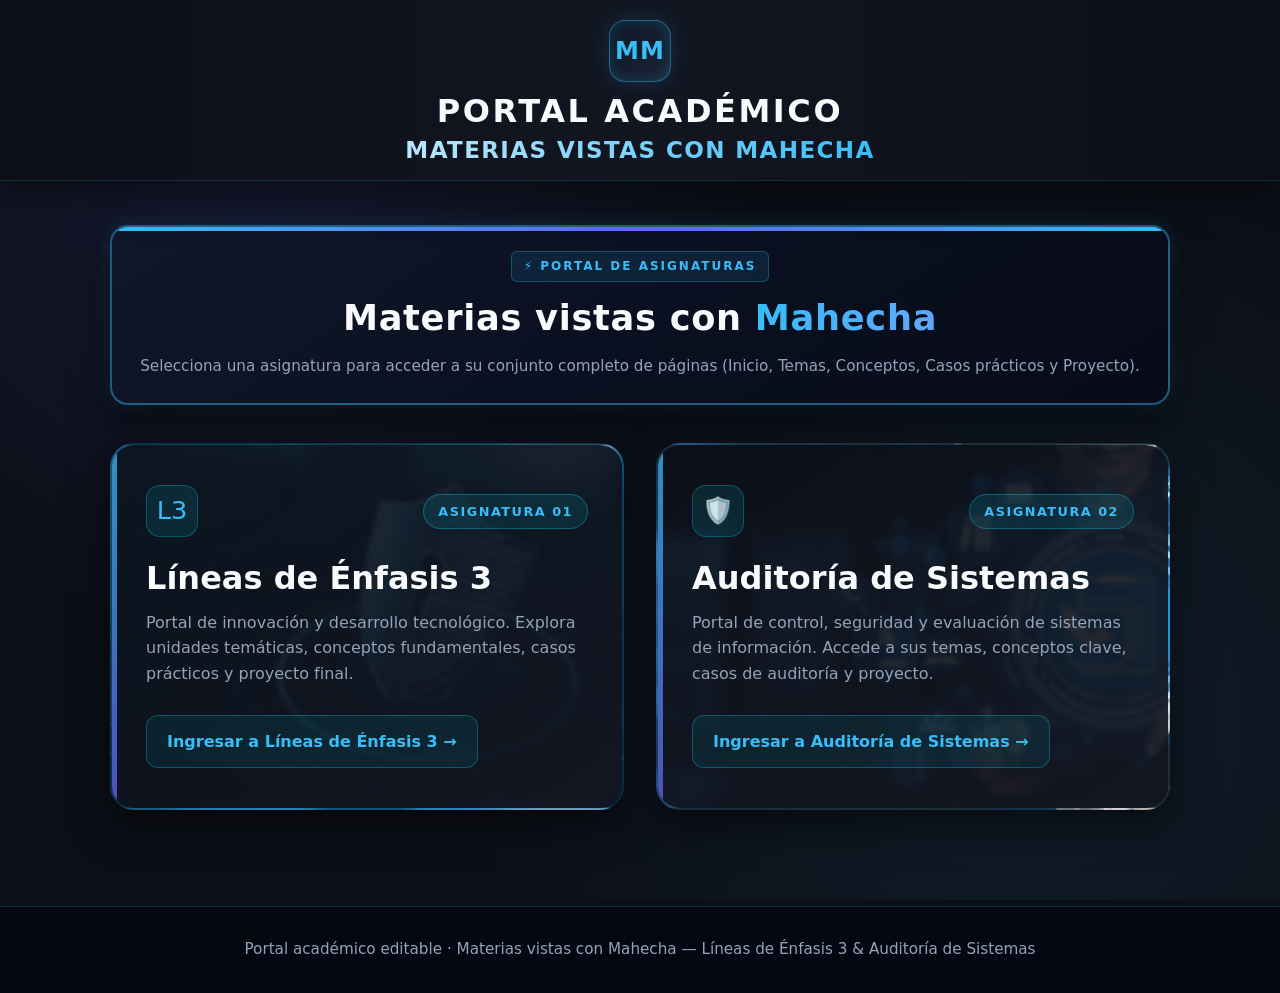
<file: index.html>
<!DOCTYPE html>
<html lang="es">
<head>
    <meta charset="utf-8">
    <meta name="viewport" content="width=device-width, initial-scale=1">
    <title>Materias vistas con Mahecha — Portal Académico</title>
    <link rel="stylesheet" href="css/estilos.css">
</head>
<body>
    <header class="site-header">
        <div class="header-inner">
            <a href="index.html" class="brand-row">
                <div class="brand-mark">MM</div>
                <div class="brand-text">
                    <div class="brand-title">PORTAL ACADÉMICO</div>
                    <div class="brand-subtitle-main">MATERIAS VISTAS CON MAHECHA</div>
                </div>
            </a>
        </div>
    </header>

    <main>
        <div class="portal-wrapper">
            <!-- Recuadro Superior del Título (según boceto) -->
            <section class="portal-title-box">
                <span class="eyebrow">⚡ Portal de Asignaturas</span>
                <h1>Materias vistas con <span>Mahecha</span></h1>
                <p>Selecciona una asignatura para acceder a su conjunto completo de páginas (Inicio, Temas, Conceptos, Casos prácticos y Proyecto).</p>
            </section>

            <!-- Dos Botones / Tarjetas Grandes (según boceto) -->
            <section class="portal-subjects-grid">
                <!-- Botón Izquierdo: Líneas de Énfasis 3 -->
                <a href="linea-enfasis-3/index.html" class="subject-card-btn card-enfasis">
                    <div class="card-bg-overlay"></div>
                    <div style="position: relative; z-index: 2;">
                        <div class="subject-card-top">
                            <div class="card-icon" style="margin-bottom: 0;">L3</div>
                            <span class="subject-badge">Asignatura 01</span>
                        </div>
                        <div class="subject-card-body">
                            <h2>Líneas de Énfasis 3</h2>
                            <p>Portal de innovación y desarrollo tecnológico. Explora unidades temáticas, conceptos fundamentales, casos prácticos y proyecto final.</p>
                        </div>
                    </div>
                    <div class="subject-card-footer" style="position: relative; z-index: 2;">
                        Ingresar a Líneas de Énfasis 3 →
                    </div>
                </a>

                <!-- Botón Derecho: Auditoría de Sistemas -->
                <a href="auditoria-sistemas/index.html" class="subject-card-btn card-auditoria">
                    <div class="card-bg-overlay"></div>
                    <div style="position: relative; z-index: 2;">
                        <div class="subject-card-top">
                            <div class="card-icon" style="margin-bottom: 0;">🛡️</div>
                            <span class="subject-badge">Asignatura 02</span>
                        </div>
                        <div class="subject-card-body">
                            <h2>Auditoría de Sistemas</h2>
                            <p>Portal de control, seguridad y evaluación de sistemas de información. Accede a sus temas, conceptos clave, casos de auditoría y proyecto.</p>
                        </div>
                    </div>
                    <div class="subject-card-footer" style="position: relative; z-index: 2;">
                        Ingresar a Auditoría de Sistemas →
                    </div>
                </a>
            </section>
        </div>
    </main>

    <footer class="site-footer">
        Portal académico editable · Materias vistas con Mahecha — Líneas de Énfasis 3 &amp; Auditoría de Sistemas
    </footer>
</body>
</html>
</file>
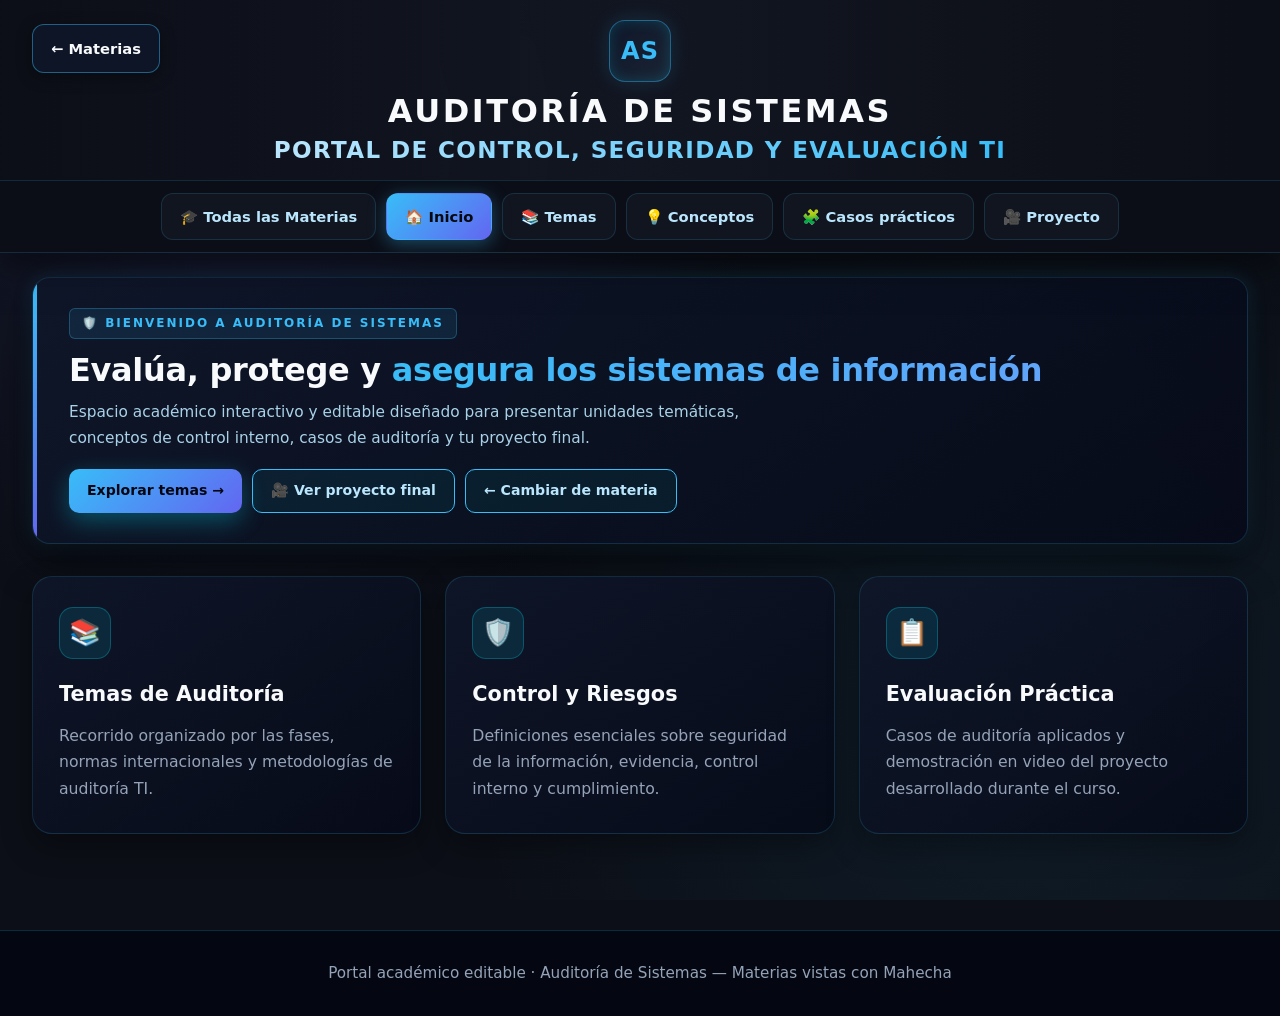
<file: auditoria-sistemas/index.html>
<!DOCTYPE html>
<html lang="es">
<head>
    <meta charset="utf-8">
    <meta name="viewport" content="width=device-width, initial-scale=1">
    <title>Inicio | Auditoría de Sistemas — Portal de Control y Seguridad TI</title>
    <link rel="stylesheet" href="../css/estilos.css">
</head>
<body>
    <header class="site-header">
        <div class="header-inner">
            <div class="header-left">
                <a href="../index.html" class="home-btn">← Materias</a>
            </div>

            <a href="index.html" class="brand-row">
                <div class="brand-mark">AS</div>
                <div class="brand-text">
                    <div class="brand-title">AUDITORÍA DE SISTEMAS</div>
                    <div class="brand-subtitle-main">PORTAL DE CONTROL, SEGURIDAD Y EVALUACIÓN TI</div>
                </div>
            </a>
        </div>

        <div class="nav-wrap">
            <nav class="navbar">
                <a href="../index.html">🎓 Todas las Materias</a>
                <a href="index.html" aria-current="page">🏠 Inicio</a>
                <a href="temas.html">📚 Temas</a>
                <a href="conceptos.html">💡 Conceptos</a>
                <a href="casos-practicos.html">🧩 Casos prácticos</a>
                <a href="proyecto.html">🎥 Proyecto</a>
            </nav>
        </div>
    </header>

    <main>
        <section class="hero">
            <div class="hero-content">
                <div class="hero-top-bar">
                    <span class="eyebrow">🛡️ Bienvenido a Auditoría de Sistemas</span>
                </div>
                <h1>Evalúa, protege y <span>asegura los sistemas de información</span></h1>
                <p>Espacio académico interactivo y editable diseñado para presentar unidades temáticas, conceptos de control interno, casos de auditoría y tu proyecto final.</p>
                <div class="hero-actions">
                    <a class="button button-primary" href="temas.html">Explorar temas →</a>
                    <a class="button button-secondary" href="proyecto.html">🎥 Ver proyecto final</a>
                    <a class="button button-secondary" href="../index.html">← Cambiar de materia</a>
                </div>
            </div>
        </section>

        <div class="card-grid">
            <div class="card">
                <div class="card-icon">📚</div>
                <h3>Temas de Auditoría</h3>
                <p>Recorrido organizado por las fases, normas internacionales y metodologías de auditoría TI.</p>
            </div>
            <div class="card">
                <div class="card-icon">🛡️</div>
                <h3>Control y Riesgos</h3>
                <p>Definiciones esenciales sobre seguridad de la información, evidencia, control interno y cumplimiento.</p>
            </div>
            <div class="card">
                <div class="card-icon">📋</div>
                <h3>Evaluación Práctica</h3>
                <p>Casos de auditoría aplicados y demostración en video del proyecto desarrollado durante el curso.</p>
            </div>
        </div>
    </main>

    <footer class="site-footer">
        Portal académico editable · Auditoría de Sistemas — Materias vistas con Mahecha
    </footer>
</body>
</html>
</file>
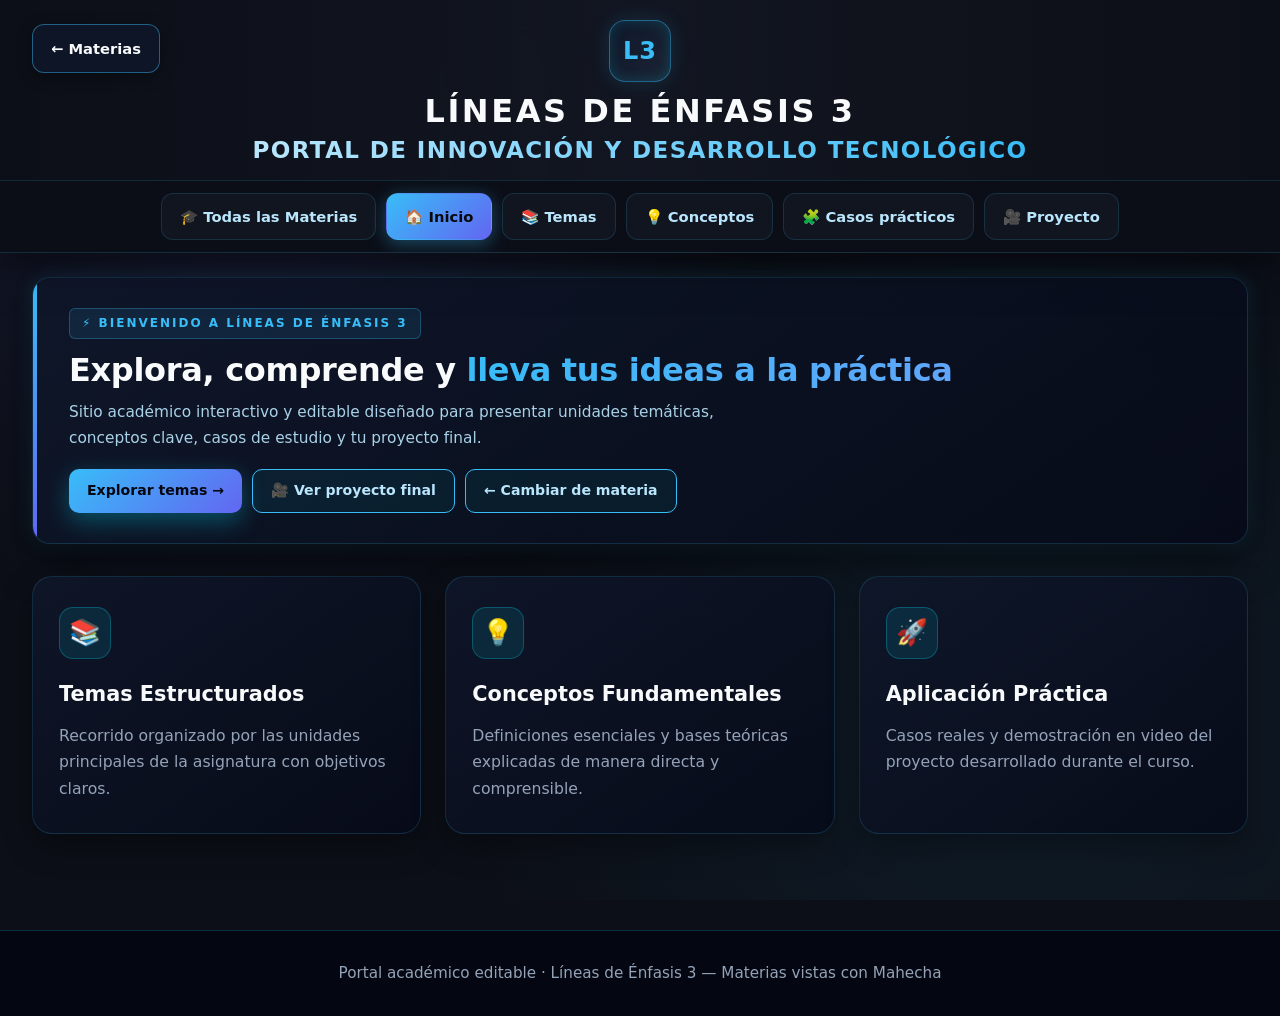
<file: linea-enfasis-3/index.html>
<!DOCTYPE html>
<html lang="es">
<head>
    <meta charset="utf-8">
    <meta name="viewport" content="width=device-width, initial-scale=1">
    <title>Inicio | Líneas de Énfasis 3 — Portal de Innovación y Desarrollo</title>
    <link rel="stylesheet" href="../css/estilos.css">
</head>
<body>
    <header class="site-header">
        <div class="header-inner">
            <div class="header-left">
                <a href="../index.html" class="home-btn">← Materias</a>
            </div>

            <a href="index.html" class="brand-row">
                <div class="brand-mark">L3</div>
                <div class="brand-text">
                    <div class="brand-title">LÍNEAS DE ÉNFASIS 3</div>
                    <div class="brand-subtitle-main">PORTAL DE INNOVACIÓN Y DESARROLLO TECNOLÓGICO</div>
                </div>
            </a>
        </div>

        <div class="nav-wrap">
            <nav class="navbar">
                <a href="../index.html">🎓 Todas las Materias</a>
                <a href="index.html" aria-current="page">🏠 Inicio</a>
                <a href="temas.html">📚 Temas</a>
                <a href="conceptos.html">💡 Conceptos</a>
                <a href="casos-practicos.html">🧩 Casos prácticos</a>
                <a href="proyecto.html">🎥 Proyecto</a>
            </nav>
        </div>
    </header>

    <main>
        <section class="hero">
            <div class="hero-content">
                <div class="hero-top-bar">
                    <span class="eyebrow">⚡ Bienvenido a Líneas de Énfasis 3</span>
                </div>
                <h1>Explora, comprende y <span>lleva tus ideas a la práctica</span></h1>
                <p>Sitio académico interactivo y editable diseñado para presentar unidades temáticas, conceptos clave, casos de estudio y tu proyecto final.</p>
                <div class="hero-actions">
                    <a class="button button-primary" href="temas.html">Explorar temas →</a>
                    <a class="button button-secondary" href="proyecto.html">🎥 Ver proyecto final</a>
                    <a class="button button-secondary" href="../index.html">← Cambiar de materia</a>
                </div>
            </div>
        </section>

        <div class="card-grid">
            <div class="card">
                <div class="card-icon">📚</div>
                <h3>Temas Estructurados</h3>
                <p>Recorrido organizado por las unidades principales de la asignatura con objetivos claros.</p>
            </div>
            <div class="card">
                <div class="card-icon">💡</div>
                <h3>Conceptos Fundamentales</h3>
                <p>Definiciones esenciales y bases teóricas explicadas de manera directa y comprensible.</p>
            </div>
            <div class="card">
                <div class="card-icon">🚀</div>
                <h3>Aplicación Práctica</h3>
                <p>Casos reales y demostración en video del proyecto desarrollado durante el curso.</p>
            </div>
        </div>
    </main>

    <footer class="site-footer">
        Portal académico editable · Líneas de Énfasis 3 — Materias vistas con Mahecha
    </footer>
</body>
</html>
</file>
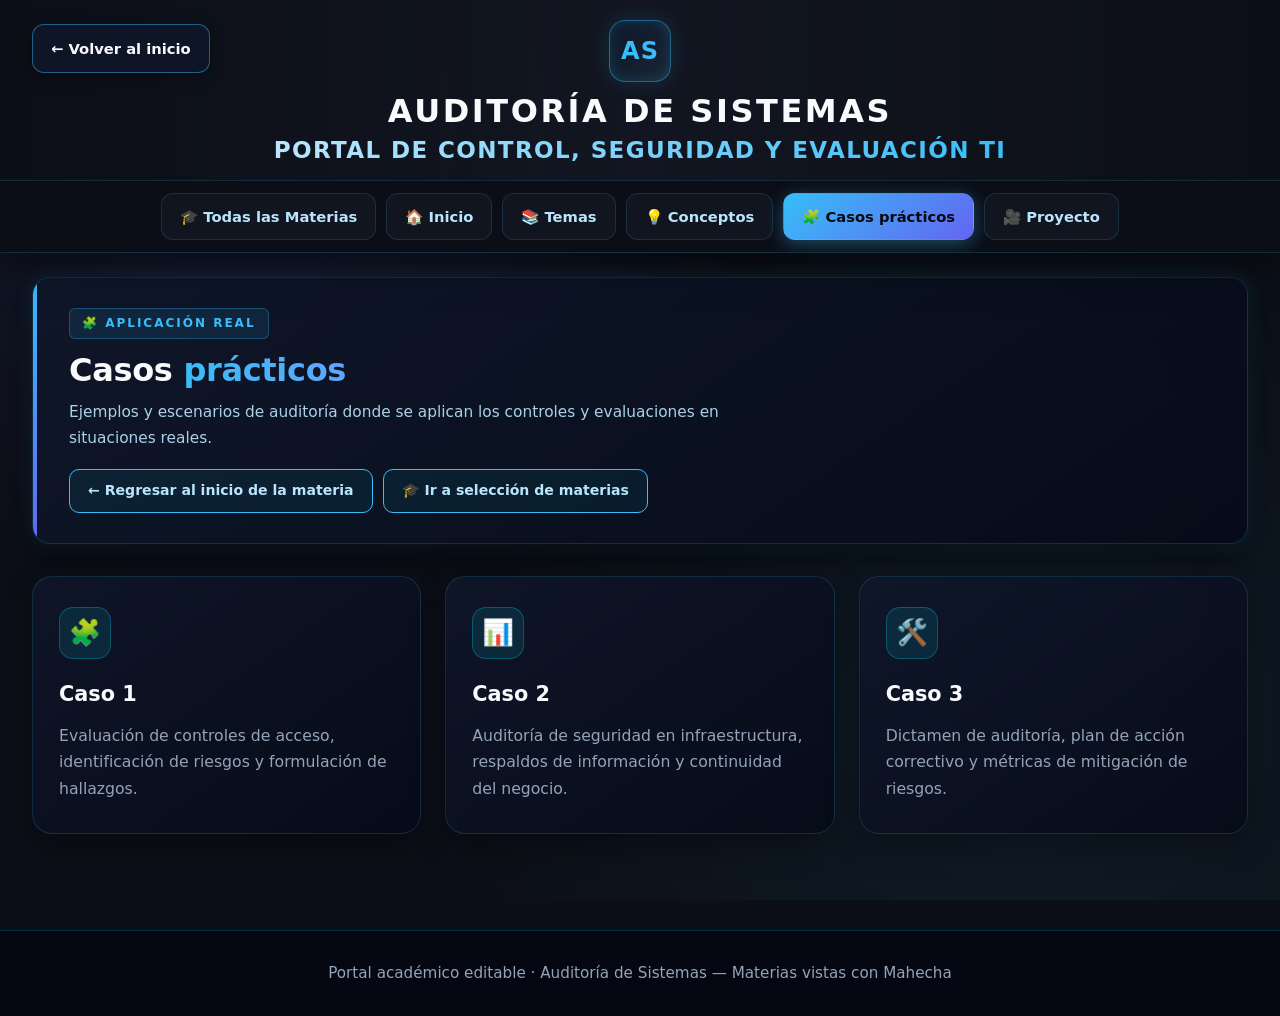
<file: auditoria-sistemas/casos-practicos.html>
<!DOCTYPE html>
<html lang="es">
<head>
    <meta charset="utf-8">
    <meta name="viewport" content="width=device-width, initial-scale=1">
    <title>Casos Prácticos | Auditoría de Sistemas — Portal de Control y Seguridad TI</title>
    <link rel="stylesheet" href="../css/estilos.css">
</head>
<body>
    <header class="site-header">
        <div class="header-inner">
            <div class="header-left">
                <a href="index.html" class="home-btn">← Volver al inicio</a>
            </div>

            <a href="index.html" class="brand-row">
                <div class="brand-mark">AS</div>
                <div class="brand-text">
                    <div class="brand-title">AUDITORÍA DE SISTEMAS</div>
                    <div class="brand-subtitle-main">PORTAL DE CONTROL, SEGURIDAD Y EVALUACIÓN TI</div>
                </div>
            </a>
        </div>

        <div class="nav-wrap">
            <nav class="navbar">
                <a href="../index.html">🎓 Todas las Materias</a>
                <a href="index.html">🏠 Inicio</a>
                <a href="temas.html">📚 Temas</a>
                <a href="conceptos.html">💡 Conceptos</a>
                <a href="casos-practicos.html" aria-current="page">🧩 Casos prácticos</a>
                <a href="proyecto.html">🎥 Proyecto</a>
            </nav>
        </div>
    </header>

    <main>
        <section class="hero">
            <div class="hero-content">
                <div class="hero-top-bar">
                    <span class="eyebrow">🧩 Aplicación Real</span>
                </div>
                <h1>Casos <span>prácticos</span></h1>
                <p>Ejemplos y escenarios de auditoría donde se aplican los controles y evaluaciones en situaciones reales.</p>
                <div class="hero-actions">
                    <a class="button button-secondary" href="index.html">← Regresar al inicio de la materia</a>
                    <a class="button button-secondary" href="../index.html">🎓 Ir a selección de materias</a>
                </div>
            </div>
        </section>

        <div class="card-grid">
            <div class="card">
                <div class="card-icon">🧩</div>
                <h3>Caso 1</h3>
                <p>Evaluación de controles de acceso, identificación de riesgos y formulación de hallazgos.</p>
            </div>
            <div class="card">
                <div class="card-icon">📊</div>
                <h3>Caso 2</h3>
                <p>Auditoría de seguridad en infraestructura, respaldos de información y continuidad del negocio.</p>
            </div>
            <div class="card">
                <div class="card-icon">🛠️</div>
                <h3>Caso 3</h3>
                <p>Dictamen de auditoría, plan de acción correctivo y métricas de mitigación de riesgos.</p>
            </div>
        </div>
    </main>

    <footer class="site-footer">
        Portal académico editable · Auditoría de Sistemas — Materias vistas con Mahecha
    </footer>
</body>
</html>
</file>
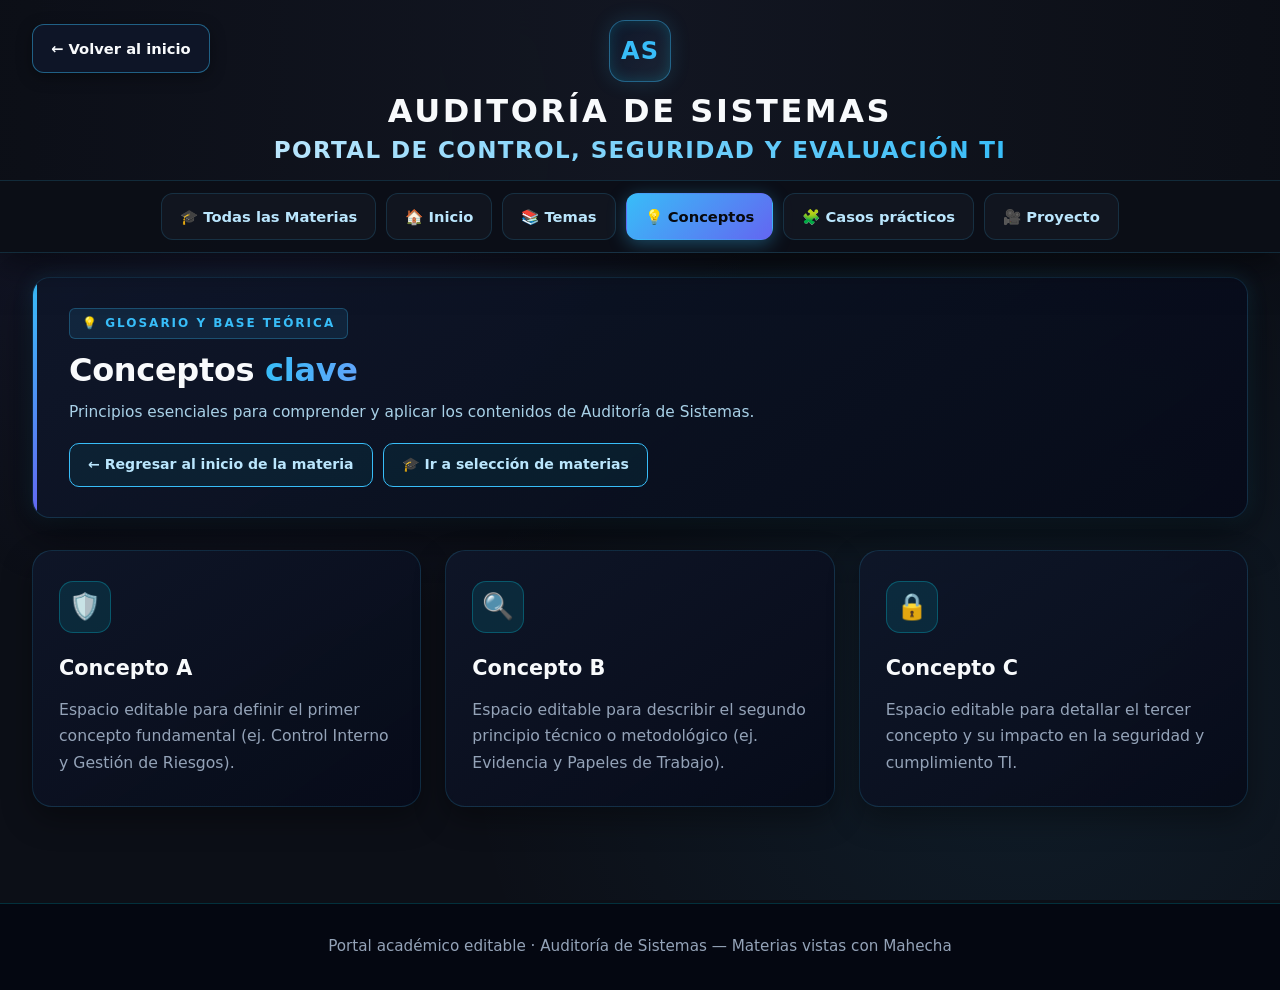
<file: auditoria-sistemas/conceptos.html>
<!DOCTYPE html>
<html lang="es">
<head>
    <meta charset="utf-8">
    <meta name="viewport" content="width=device-width, initial-scale=1">
    <title>Conceptos | Auditoría de Sistemas — Portal de Control y Seguridad TI</title>
    <link rel="stylesheet" href="../css/estilos.css">
</head>
<body>
    <header class="site-header">
        <div class="header-inner">
            <div class="header-left">
                <a href="index.html" class="home-btn">← Volver al inicio</a>
            </div>

            <a href="index.html" class="brand-row">
                <div class="brand-mark">AS</div>
                <div class="brand-text">
                    <div class="brand-title">AUDITORÍA DE SISTEMAS</div>
                    <div class="brand-subtitle-main">PORTAL DE CONTROL, SEGURIDAD Y EVALUACIÓN TI</div>
                </div>
            </a>
        </div>

        <div class="nav-wrap">
            <nav class="navbar">
                <a href="../index.html">🎓 Todas las Materias</a>
                <a href="index.html">🏠 Inicio</a>
                <a href="temas.html">📚 Temas</a>
                <a href="conceptos.html" aria-current="page">💡 Conceptos</a>
                <a href="casos-practicos.html">🧩 Casos prácticos</a>
                <a href="proyecto.html">🎥 Proyecto</a>
            </nav>
        </div>
    </header>

    <main>
        <section class="hero">
            <div class="hero-content">
                <div class="hero-top-bar">
                    <span class="eyebrow">💡 Glosario y Base Teórica</span>
                </div>
                <h1>Conceptos <span>clave</span></h1>
                <p>Principios esenciales para comprender y aplicar los contenidos de Auditoría de Sistemas.</p>
                <div class="hero-actions">
                    <a class="button button-secondary" href="index.html">← Regresar al inicio de la materia</a>
                    <a class="button button-secondary" href="../index.html">🎓 Ir a selección de materias</a>
                </div>
            </div>
        </section>

        <div class="card-grid">
            <div class="card">
                <div class="card-icon">🛡️</div>
                <h3>Concepto A</h3>
                <p>Espacio editable para definir el primer concepto fundamental (ej. Control Interno y Gestión de Riesgos).</p>
            </div>
            <div class="card">
                <div class="card-icon">🔍</div>
                <h3>Concepto B</h3>
                <p>Espacio editable para describir el segundo principio técnico o metodológico (ej. Evidencia y Papeles de Trabajo).</p>
            </div>
            <div class="card">
                <div class="card-icon">🔒</div>
                <h3>Concepto C</h3>
                <p>Espacio editable para detallar el tercer concepto y su impacto en la seguridad y cumplimiento TI.</p>
            </div>
        </div>
    </main>

    <footer class="site-footer">
        Portal académico editable · Auditoría de Sistemas — Materias vistas con Mahecha
    </footer>
</body>
</html>
</file>
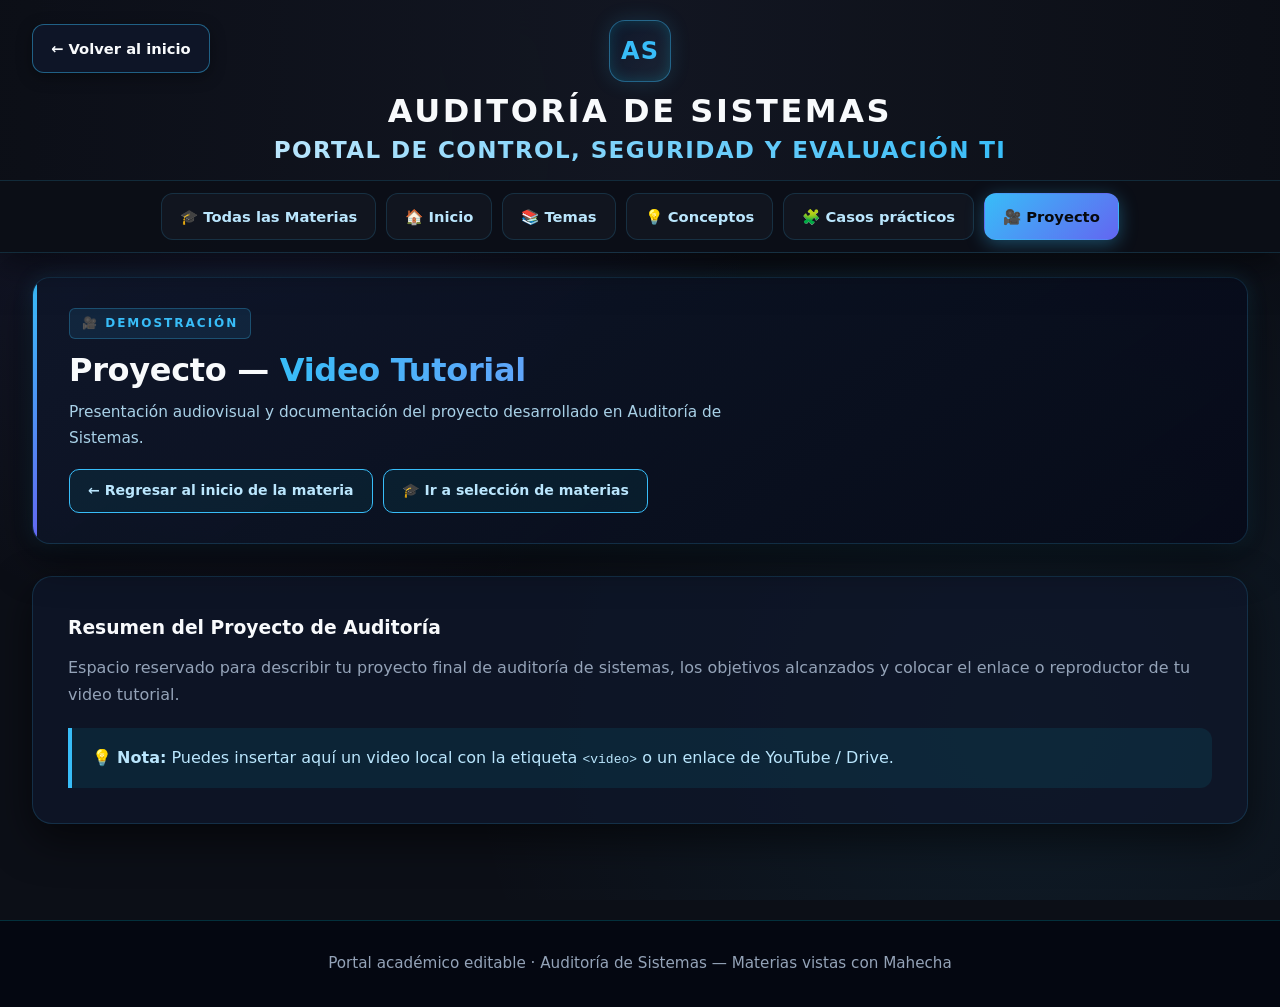
<file: auditoria-sistemas/proyecto.html>
<!DOCTYPE html>
<html lang="es">
<head>
    <meta charset="utf-8">
    <meta name="viewport" content="width=device-width, initial-scale=1">
    <title>Proyecto | Auditoría de Sistemas — Portal de Control y Seguridad TI</title>
    <link rel="stylesheet" href="../css/estilos.css">
</head>
<body>
    <header class="site-header">
        <div class="header-inner">
            <div class="header-left">
                <a href="index.html" class="home-btn">← Volver al inicio</a>
            </div>

            <a href="index.html" class="brand-row">
                <div class="brand-mark">AS</div>
                <div class="brand-text">
                    <div class="brand-title">AUDITORÍA DE SISTEMAS</div>
                    <div class="brand-subtitle-main">PORTAL DE CONTROL, SEGURIDAD Y EVALUACIÓN TI</div>
                </div>
            </a>
        </div>

        <div class="nav-wrap">
            <nav class="navbar">
                <a href="../index.html">🎓 Todas las Materias</a>
                <a href="index.html">🏠 Inicio</a>
                <a href="temas.html">📚 Temas</a>
                <a href="conceptos.html">💡 Conceptos</a>
                <a href="casos-practicos.html">🧩 Casos prácticos</a>
                <a href="proyecto.html" aria-current="page">🎥 Proyecto</a>
            </nav>
        </div>
    </header>

    <main>
        <section class="hero">
            <div class="hero-content">
                <div class="hero-top-bar">
                    <span class="eyebrow">🎥 Demostración</span>
                </div>
                <h1>Proyecto — <span>Video Tutorial</span></h1>
                <p>Presentación audiovisual y documentación del proyecto desarrollado en Auditoría de Sistemas.</p>
                <div class="hero-actions">
                    <a class="button button-secondary" href="index.html">← Regresar al inicio de la materia</a>
                    <a class="button button-secondary" href="../index.html">🎓 Ir a selección de materias</a>
                </div>
            </div>
        </section>

        <div class="content-panel">
            <h3>Resumen del Proyecto de Auditoría</h3>
            <p style="margin-top: 10px; color: var(--texto-suave);">
                Espacio reservado para describir tu proyecto final de auditoría de sistemas, los objetivos alcanzados y colocar el enlace o reproductor de tu video tutorial.
            </p>
            <div class="note">
                💡 <strong>Nota:</strong> Puedes insertar aquí un video local con la etiqueta <code>&lt;video&gt;</code> o un enlace de YouTube / Drive.
            </div>
        </div>
    </main>

    <footer class="site-footer">
        Portal académico editable · Auditoría de Sistemas — Materias vistas con Mahecha
    </footer>
</body>
</html>
</file>
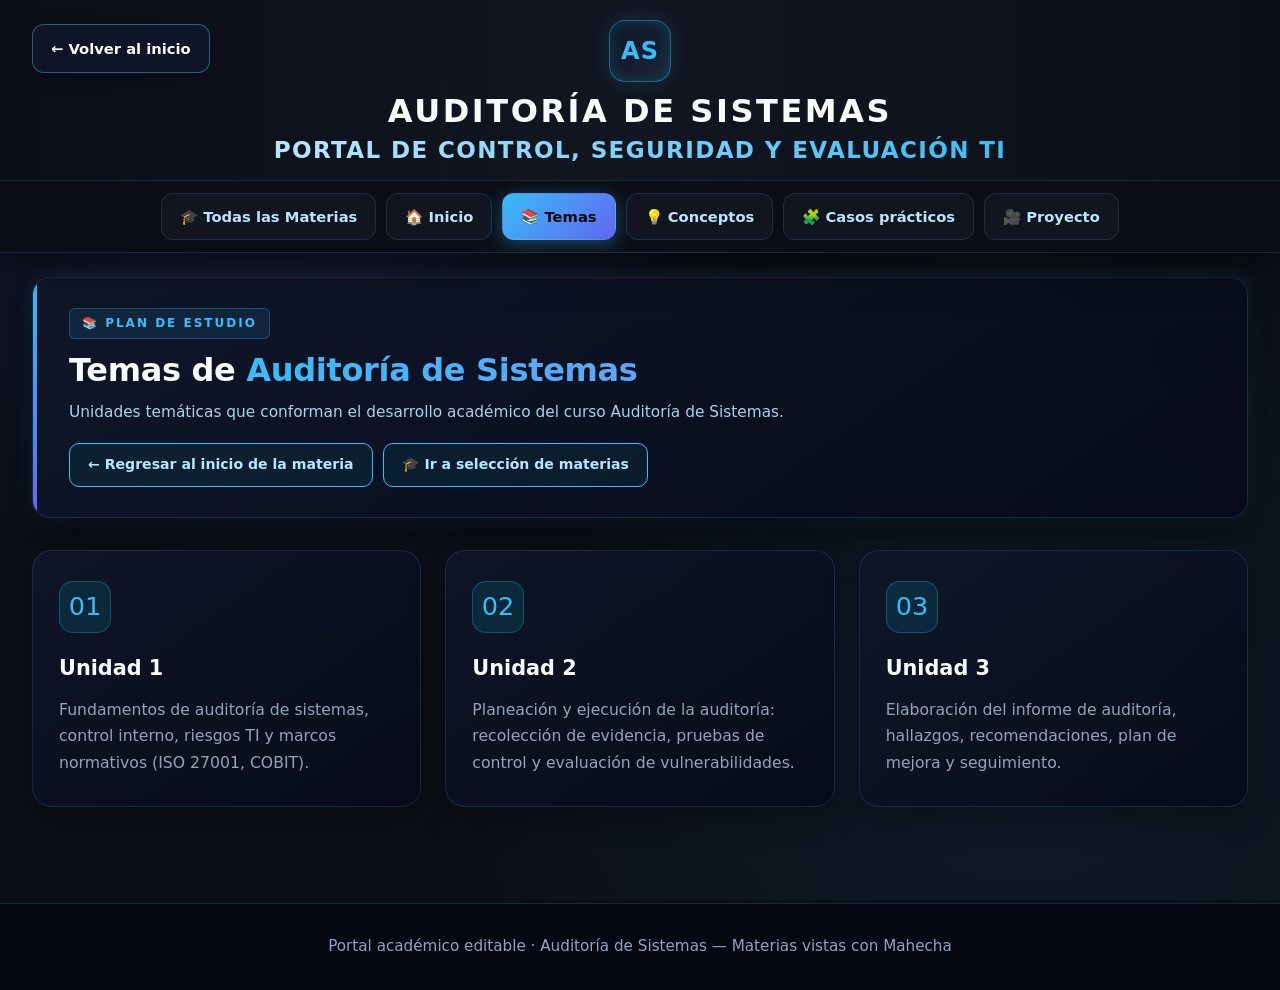
<file: auditoria-sistemas/temas.html>
<!DOCTYPE html>
<html lang="es">
<head>
    <meta charset="utf-8">
    <meta name="viewport" content="width=device-width, initial-scale=1">
    <title>Temas | Auditoría de Sistemas — Portal de Control y Seguridad TI</title>
    <link rel="stylesheet" href="../css/estilos.css">
</head>
<body>
    <header class="site-header">
        <div class="header-inner">
            <div class="header-left">
                <a href="index.html" class="home-btn">← Volver al inicio</a>
            </div>

            <a href="index.html" class="brand-row">
                <div class="brand-mark">AS</div>
                <div class="brand-text">
                    <div class="brand-title">AUDITORÍA DE SISTEMAS</div>
                    <div class="brand-subtitle-main">PORTAL DE CONTROL, SEGURIDAD Y EVALUACIÓN TI</div>
                </div>
            </a>
        </div>

        <div class="nav-wrap">
            <nav class="navbar">
                <a href="../index.html">🎓 Todas las Materias</a>
                <a href="index.html">🏠 Inicio</a>
                <a href="temas.html" aria-current="page">📚 Temas</a>
                <a href="conceptos.html">💡 Conceptos</a>
                <a href="casos-practicos.html">🧩 Casos prácticos</a>
                <a href="proyecto.html">🎥 Proyecto</a>
            </nav>
        </div>
    </header>

    <main>
        <section class="hero">
            <div class="hero-content">
                <div class="hero-top-bar">
                    <span class="eyebrow">📚 Plan de Estudio</span>
                </div>
                <h1>Temas de <span>Auditoría de Sistemas</span></h1>
                <p>Unidades temáticas que conforman el desarrollo académico del curso Auditoría de Sistemas.</p>
                <div class="hero-actions">
                    <a class="button button-secondary" href="index.html">← Regresar al inicio de la materia</a>
                    <a class="button button-secondary" href="../index.html">🎓 Ir a selección de materias</a>
                </div>
            </div>
        </section>

        <div class="card-grid">
            <div class="card">
                <div class="card-icon">01</div>
                <h3>Unidad 1</h3>
                <p>Fundamentos de auditoría de sistemas, control interno, riesgos TI y marcos normativos (ISO 27001, COBIT).</p>
            </div>
            <div class="card">
                <div class="card-icon">02</div>
                <h3>Unidad 2</h3>
                <p>Planeación y ejecución de la auditoría: recolección de evidencia, pruebas de control y evaluación de vulnerabilidades.</p>
            </div>
            <div class="card">
                <div class="card-icon">03</div>
                <h3>Unidad 3</h3>
                <p>Elaboración del informe de auditoría, hallazgos, recomendaciones, plan de mejora y seguimiento.</p>
            </div>
        </div>
    </main>

    <footer class="site-footer">
        Portal académico editable · Auditoría de Sistemas — Materias vistas con Mahecha
    </footer>
</body>
</html>
</file>
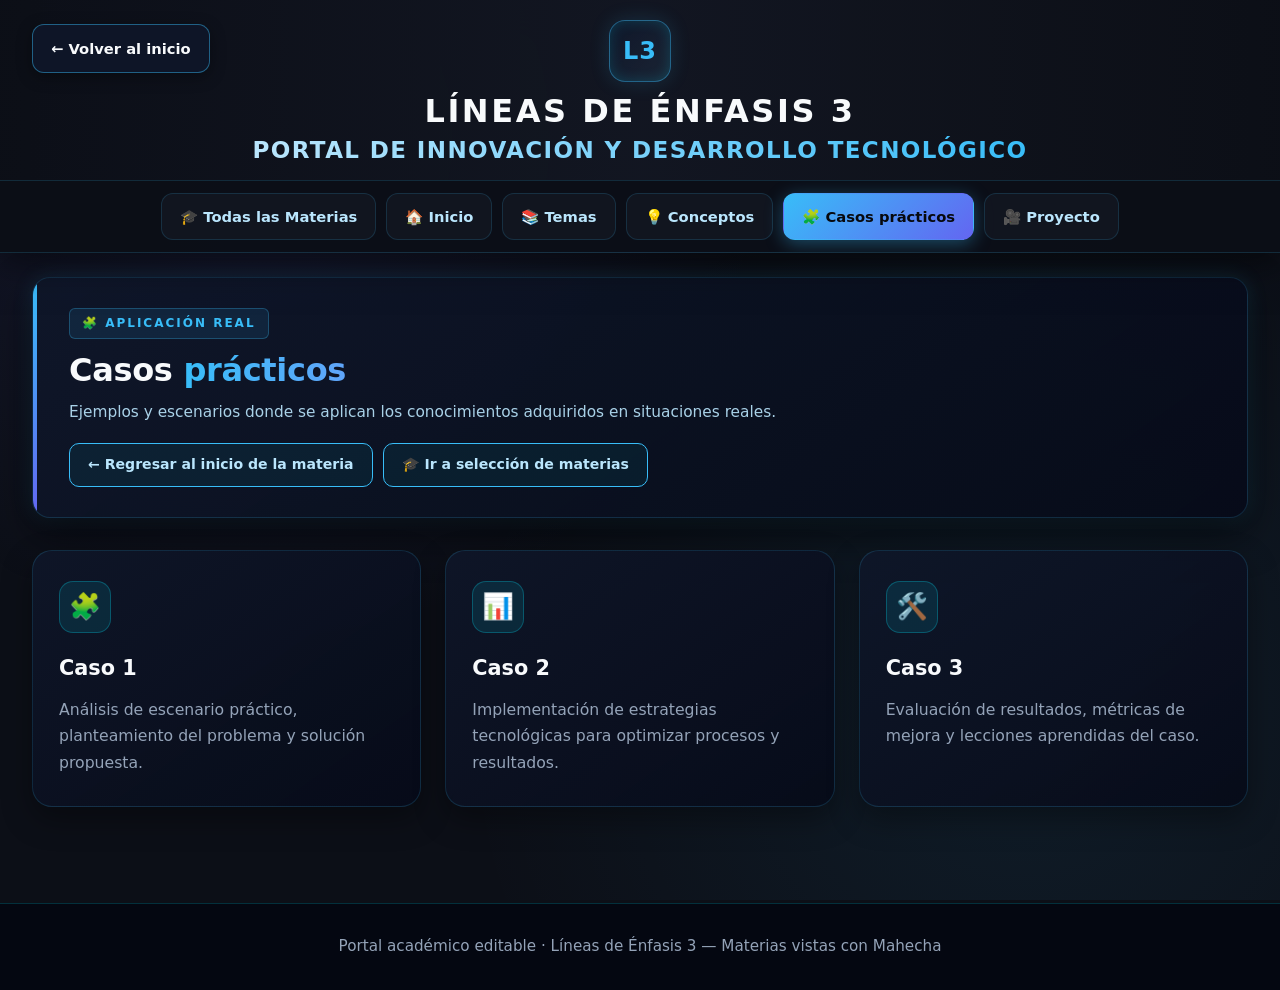
<file: linea-enfasis-3/casos-practicos.html>
<!DOCTYPE html>
<html lang="es">
<head>
    <meta charset="utf-8">
    <meta name="viewport" content="width=device-width, initial-scale=1">
    <title>Casos Prácticos | Líneas de Énfasis 3 — Portal de Innovación y Desarrollo</title>
    <link rel="stylesheet" href="../css/estilos.css">
</head>
<body>
    <header class="site-header">
        <div class="header-inner">
            <div class="header-left">
                <a href="index.html" class="home-btn">← Volver al inicio</a>
            </div>

            <a href="index.html" class="brand-row">
                <div class="brand-mark">L3</div>
                <div class="brand-text">
                    <div class="brand-title">LÍNEAS DE ÉNFASIS 3</div>
                    <div class="brand-subtitle-main">PORTAL DE INNOVACIÓN Y DESARROLLO TECNOLÓGICO</div>
                </div>
            </a>
        </div>

        <div class="nav-wrap">
            <nav class="navbar">
                <a href="../index.html">🎓 Todas las Materias</a>
                <a href="index.html">🏠 Inicio</a>
                <a href="temas.html">📚 Temas</a>
                <a href="conceptos.html">💡 Conceptos</a>
                <a href="casos-practicos.html" aria-current="page">🧩 Casos prácticos</a>
                <a href="proyecto.html">🎥 Proyecto</a>
            </nav>
        </div>
    </header>

    <main>
        <section class="hero">
            <div class="hero-content">
                <div class="hero-top-bar">
                    <span class="eyebrow">🧩 Aplicación Real</span>
                </div>
                <h1>Casos <span>prácticos</span></h1>
                <p>Ejemplos y escenarios donde se aplican los conocimientos adquiridos en situaciones reales.</p>
                <div class="hero-actions">
                    <a class="button button-secondary" href="index.html">← Regresar al inicio de la materia</a>
                    <a class="button button-secondary" href="../index.html">🎓 Ir a selección de materias</a>
                </div>
            </div>
        </section>

        <div class="card-grid">
            <div class="card">
                <div class="card-icon">🧩</div>
                <h3>Caso 1</h3>
                <p>Análisis de escenario práctico, planteamiento del problema y solución propuesta.</p>
            </div>
            <div class="card">
                <div class="card-icon">📊</div>
                <h3>Caso 2</h3>
                <p>Implementación de estrategias tecnológicas para optimizar procesos y resultados.</p>
            </div>
            <div class="card">
                <div class="card-icon">🛠️</div>
                <h3>Caso 3</h3>
                <p>Evaluación de resultados, métricas de mejora y lecciones aprendidas del caso.</p>
            </div>
        </div>
    </main>

    <footer class="site-footer">
        Portal académico editable · Líneas de Énfasis 3 — Materias vistas con Mahecha
    </footer>
</body>
</html>
</file>
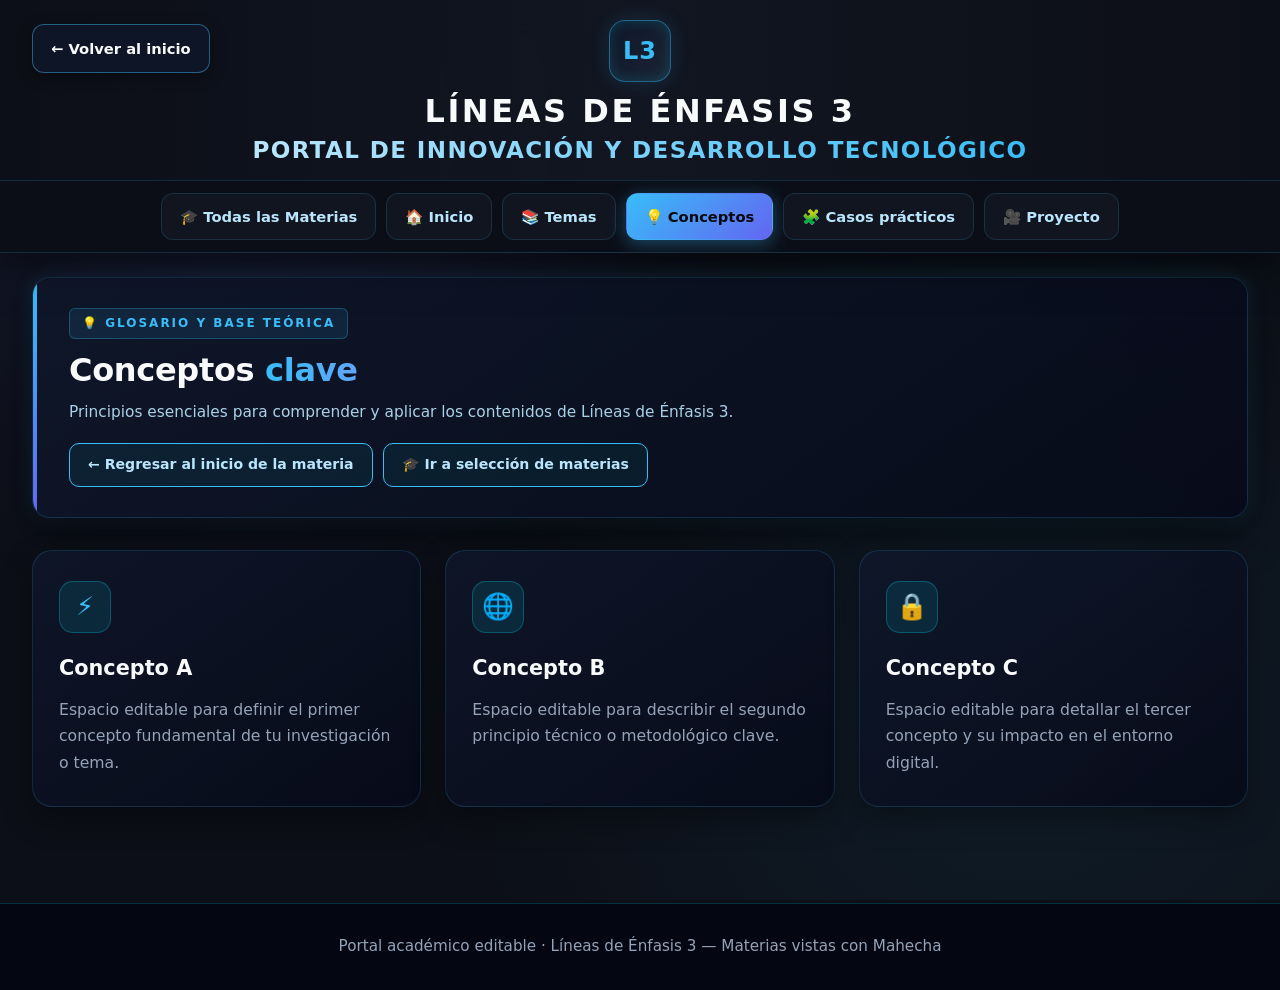
<file: linea-enfasis-3/conceptos.html>
<!DOCTYPE html>
<html lang="es">
<head>
    <meta charset="utf-8">
    <meta name="viewport" content="width=device-width, initial-scale=1">
    <title>Conceptos | Líneas de Énfasis 3 — Portal de Innovación y Desarrollo</title>
    <link rel="stylesheet" href="../css/estilos.css">
</head>
<body>
    <header class="site-header">
        <div class="header-inner">
            <div class="header-left">
                <a href="index.html" class="home-btn">← Volver al inicio</a>
            </div>

            <a href="index.html" class="brand-row">
                <div class="brand-mark">L3</div>
                <div class="brand-text">
                    <div class="brand-title">LÍNEAS DE ÉNFASIS 3</div>
                    <div class="brand-subtitle-main">PORTAL DE INNOVACIÓN Y DESARROLLO TECNOLÓGICO</div>
                </div>
            </a>
        </div>

        <div class="nav-wrap">
            <nav class="navbar">
                <a href="../index.html">🎓 Todas las Materias</a>
                <a href="index.html">🏠 Inicio</a>
                <a href="temas.html">📚 Temas</a>
                <a href="conceptos.html" aria-current="page">💡 Conceptos</a>
                <a href="casos-practicos.html">🧩 Casos prácticos</a>
                <a href="proyecto.html">🎥 Proyecto</a>
            </nav>
        </div>
    </header>

    <main>
        <section class="hero">
            <div class="hero-content">
                <div class="hero-top-bar">
                    <span class="eyebrow">💡 Glosario y Base Teórica</span>
                </div>
                <h1>Conceptos <span>clave</span></h1>
                <p>Principios esenciales para comprender y aplicar los contenidos de Líneas de Énfasis 3.</p>
                <div class="hero-actions">
                    <a class="button button-secondary" href="index.html">← Regresar al inicio de la materia</a>
                    <a class="button button-secondary" href="../index.html">🎓 Ir a selección de materias</a>
                </div>
            </div>
        </section>

        <div class="card-grid">
            <div class="card">
                <div class="card-icon">⚡</div>
                <h3>Concepto A</h3>
                <p>Espacio editable para definir el primer concepto fundamental de tu investigación o tema.</p>
            </div>
            <div class="card">
                <div class="card-icon">🌐</div>
                <h3>Concepto B</h3>
                <p>Espacio editable para describir el segundo principio técnico o metodológico clave.</p>
            </div>
            <div class="card">
                <div class="card-icon">🔒</div>
                <h3>Concepto C</h3>
                <p>Espacio editable para detallar el tercer concepto y su impacto en el entorno digital.</p>
            </div>
        </div>
    </main>

    <footer class="site-footer">
        Portal académico editable · Líneas de Énfasis 3 — Materias vistas con Mahecha
    </footer>
</body>
</html>
</file>
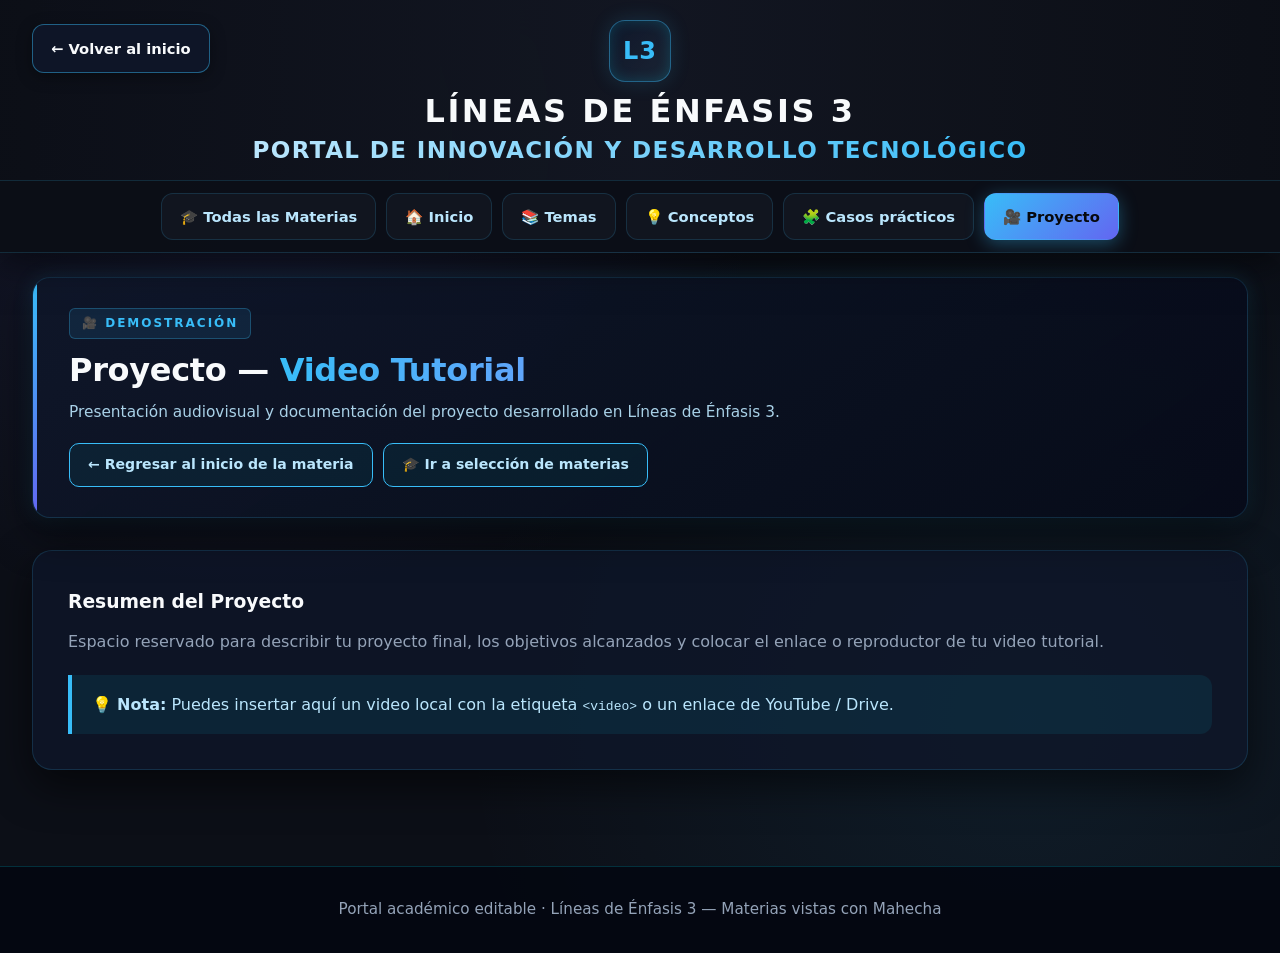
<file: linea-enfasis-3/proyecto.html>
<!DOCTYPE html>
<html lang="es">
<head>
    <meta charset="utf-8">
    <meta name="viewport" content="width=device-width, initial-scale=1">
    <title>Proyecto | Líneas de Énfasis 3 — Portal de Innovación y Desarrollo</title>
    <link rel="stylesheet" href="../css/estilos.css">
</head>
<body>
    <header class="site-header">
        <div class="header-inner">
            <div class="header-left">
                <a href="index.html" class="home-btn">← Volver al inicio</a>
            </div>

            <a href="index.html" class="brand-row">
                <div class="brand-mark">L3</div>
                <div class="brand-text">
                    <div class="brand-title">LÍNEAS DE ÉNFASIS 3</div>
                    <div class="brand-subtitle-main">PORTAL DE INNOVACIÓN Y DESARROLLO TECNOLÓGICO</div>
                </div>
            </a>
        </div>

        <div class="nav-wrap">
            <nav class="navbar">
                <a href="../index.html">🎓 Todas las Materias</a>
                <a href="index.html">🏠 Inicio</a>
                <a href="temas.html">📚 Temas</a>
                <a href="conceptos.html">💡 Conceptos</a>
                <a href="casos-practicos.html">🧩 Casos prácticos</a>
                <a href="proyecto.html" aria-current="page">🎥 Proyecto</a>
            </nav>
        </div>
    </header>

    <main>
        <section class="hero">
            <div class="hero-content">
                <div class="hero-top-bar">
                    <span class="eyebrow">🎥 Demostración</span>
                </div>
                <h1>Proyecto — <span>Video Tutorial</span></h1>
                <p>Presentación audiovisual y documentación del proyecto desarrollado en Líneas de Énfasis 3.</p>
                <div class="hero-actions">
                    <a class="button button-secondary" href="index.html">← Regresar al inicio de la materia</a>
                    <a class="button button-secondary" href="../index.html">🎓 Ir a selección de materias</a>
                </div>
            </div>
        </section>

        <div class="content-panel">
            <h3>Resumen del Proyecto</h3>
            <p style="margin-top: 10px; color: var(--texto-suave);">
                Espacio reservado para describir tu proyecto final, los objetivos alcanzados y colocar el enlace o reproductor de tu video tutorial.
            </p>
            <div class="note">
                💡 <strong>Nota:</strong> Puedes insertar aquí un video local con la etiqueta <code>&lt;video&gt;</code> o un enlace de YouTube / Drive.
            </div>
        </div>
    </main>

    <footer class="site-footer">
        Portal académico editable · Líneas de Énfasis 3 — Materias vistas con Mahecha
    </footer>
</body>
</html>
</file>
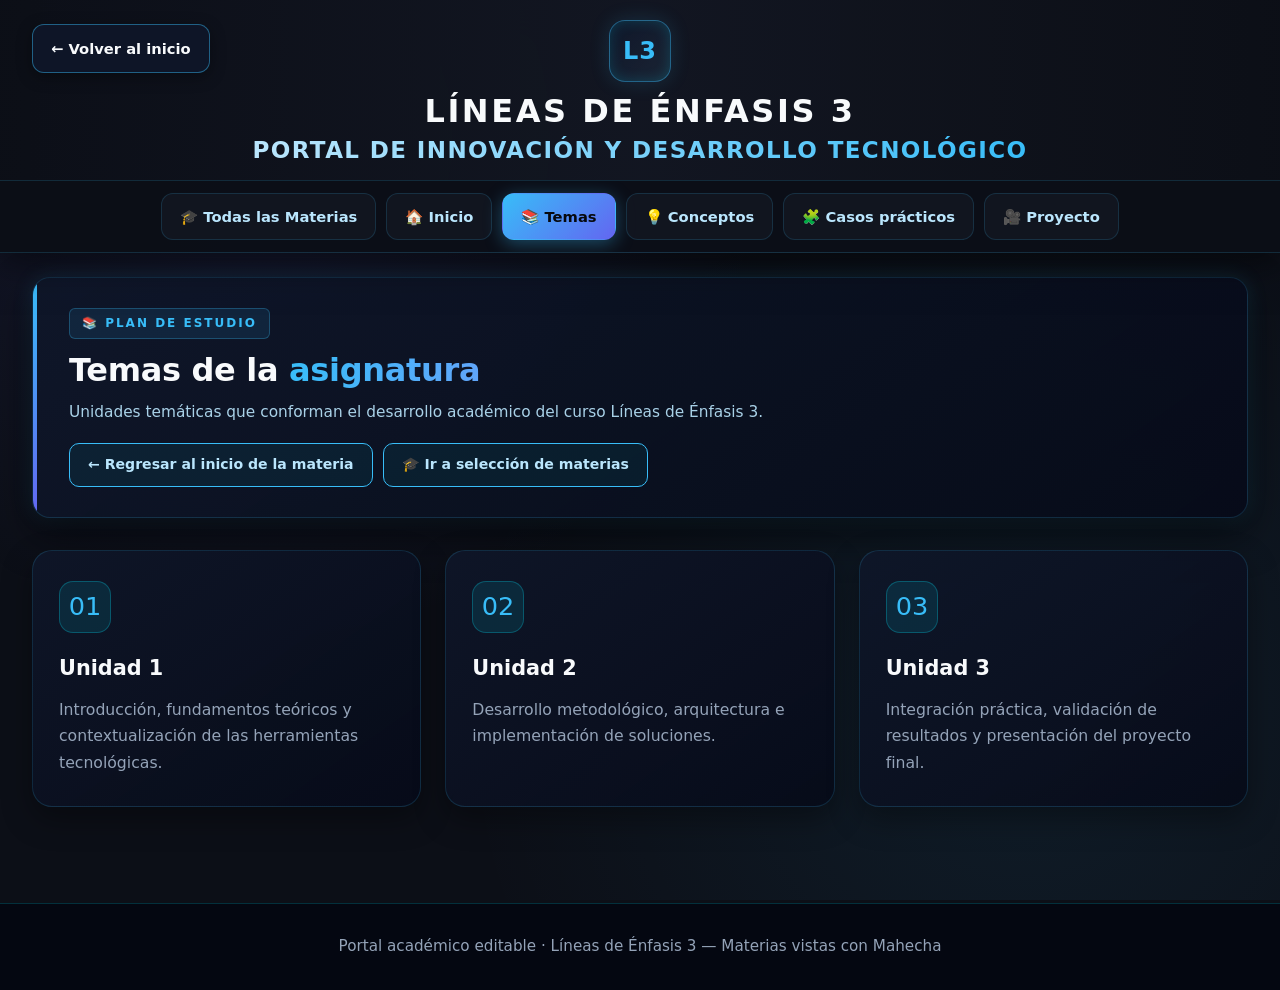
<file: linea-enfasis-3/temas.html>
<!DOCTYPE html>
<html lang="es">
<head>
    <meta charset="utf-8">
    <meta name="viewport" content="width=device-width, initial-scale=1">
    <title>Temas | Líneas de Énfasis 3 — Portal de Innovación y Desarrollo</title>
    <link rel="stylesheet" href="../css/estilos.css">
</head>
<body>
    <header class="site-header">
        <div class="header-inner">
            <div class="header-left">
                <a href="index.html" class="home-btn">← Volver al inicio</a>
            </div>

            <a href="index.html" class="brand-row">
                <div class="brand-mark">L3</div>
                <div class="brand-text">
                    <div class="brand-title">LÍNEAS DE ÉNFASIS 3</div>
                    <div class="brand-subtitle-main">PORTAL DE INNOVACIÓN Y DESARROLLO TECNOLÓGICO</div>
                </div>
            </a>
        </div>

        <div class="nav-wrap">
            <nav class="navbar">
                <a href="../index.html">🎓 Todas las Materias</a>
                <a href="index.html">🏠 Inicio</a>
                <a href="temas.html" aria-current="page">📚 Temas</a>
                <a href="conceptos.html">💡 Conceptos</a>
                <a href="casos-practicos.html">🧩 Casos prácticos</a>
                <a href="proyecto.html">🎥 Proyecto</a>
            </nav>
        </div>
    </header>

    <main>
        <section class="hero">
            <div class="hero-content">
                <div class="hero-top-bar">
                    <span class="eyebrow">📚 Plan de Estudio</span>
                </div>
                <h1>Temas de la <span>asignatura</span></h1>
                <p>Unidades temáticas que conforman el desarrollo académico del curso Líneas de Énfasis 3.</p>
                <div class="hero-actions">
                    <a class="button button-secondary" href="index.html">← Regresar al inicio de la materia</a>
                    <a class="button button-secondary" href="../index.html">🎓 Ir a selección de materias</a>
                </div>
            </div>
        </section>

        <div class="card-grid">
            <div class="card">
                <div class="card-icon">01</div>
                <h3>Unidad 1</h3>
                <p>Introducción, fundamentos teóricos y contextualización de las herramientas tecnológicas.</p>
            </div>
            <div class="card">
                <div class="card-icon">02</div>
                <h3>Unidad 2</h3>
                <p>Desarrollo metodológico, arquitectura e implementación de soluciones.</p>
            </div>
            <div class="card">
                <div class="card-icon">03</div>
                <h3>Unidad 3</h3>
                <p>Integración práctica, validación de resultados y presentación del proyecto final.</p>
            </div>
        </div>
    </main>

    <footer class="site-footer">
        Portal académico editable · Líneas de Énfasis 3 — Materias vistas con Mahecha
    </footer>
</body>
</html>
</file>
<file: css/estilos.css>
/* ===================================================
   LÍNEA DE ÉNFASIS 3
   CSS MAESTRO EDITABLE — TEMA AZUL TECNOLÓGICO MODERNO
=================================================== */

:root {
    /* Paleta Deep Tech Minimal (Gris Grafito Oscuro + Azul Cobalto Elegante) */
    --fondo: #0c0f17;
    --fondo-profundo: #07090e;
    --panel: #131722;
    --panel-claro: #1c2232;

    --acento: #38bdf8;
    --acento-secundario: #6366f1;
    --acento-claro: #bae6fd;

    --blanco: #f8fafc;
    --texto-suave: #94a3b8;

    --borde: rgba(56, 189, 248, 0.16);
    --borde-fuerte: rgba(56, 189, 248, 0.45);

    --sombra: 0 16px 40px rgba(0, 0, 0, 0.55);
    --resplandor: 0 0 20px rgba(56, 189, 248, 0.15);
}

/* RESET */

* {
    margin: 0;
    padding: 0;
    box-sizing: border-box;
}

html {
    scroll-behavior: smooth;
}

body {
    font-family: "Inter", "Segoe UI", system-ui, -apple-system, Arial, sans-serif;
    background-color: var(--fondo);
    background-image:
        radial-gradient(circle at 20% 15%, rgba(99, 102, 241, 0.12) 0%, transparent 40%),
        radial-gradient(circle at 80% 80%, rgba(56, 189, 248, 0.08) 0%, transparent 45%);
    background-attachment: fixed;
    color: var(--blanco);
    line-height: 1.7;
    min-height: 100vh;
    display: flex;
    flex-direction: column;
}

/* ==================================
   BARRA SUPERIOR TIPO PORTAL WEB + HAMBURGUESA (100% CSS)
================================== */

.site-header {
    position: sticky;
    top: 0;
    z-index: 1000;
    backdrop-filter: blur(18px);
    -webkit-backdrop-filter: blur(18px);
    background: linear-gradient(90deg, rgba(12, 15, 23, 0.98) 0%, rgba(19, 23, 34, 0.95) 50%, rgba(12, 15, 23, 0.98) 100%);
    border-bottom: 1px solid var(--borde);
    box-shadow: 0 10px 35px rgba(0, 0, 0, 0.5);
}

.header-inner {
    max-width: 1380px;
    margin: auto;
    padding: 20px 32px 14px;
    display: flex;
    flex-direction: column;
    align-items: center;
    justify-content: center;
    position: relative;
}

.brand-row {
    display: flex;
    flex-direction: column;
    align-items: center;
    justify-content: center;
    gap: 10px;
    text-align: center;
    text-decoration: none;
}

.brand-mark {
    width: 62px;
    height: 62px;
    border-radius: 16px;
    display: flex;
    align-items: center;
    justify-content: center;
    font-size: 1.5rem;
    font-weight: 900;
    color: var(--acento);
    background: linear-gradient(135deg, rgba(15, 23, 42, 0.95), rgba(30, 41, 59, 0.75));
    border: 1px solid var(--borde-fuerte);
    box-shadow: var(--resplandor), inset 0 0 14px rgba(0, 229, 255, 0.18);
    letter-spacing: 1px;
}

.brand-text {
    display: flex;
    flex-direction: column;
    align-items: center;
    gap: 6px;
}

.brand-title {
    font-size: clamp(1.4rem, 2.5vw, 2rem);
    font-weight: 800;
    letter-spacing: 0.08em;
    line-height: 1.2;
    color: var(--blanco);
}

.brand-subtitle-main {
    font-size: clamp(1.05rem, 1.8vw, 1.45rem);
    font-weight: 800;
    letter-spacing: 0.06em;
    line-height: 1.3;
    background: linear-gradient(90deg, var(--acento-claro) 0%, var(--acento) 100%);
    -webkit-background-clip: text;
    -webkit-text-fill-color: transparent;
}

.header-left {
    position: absolute;
    top: 24px;
    left: 32px;
    display: flex;
    align-items: center;
}

.home-btn {
    display: inline-flex;
    align-items: center;
    gap: 8px;
    padding: 11px 18px;
    border-radius: 12px;
    background: rgba(15, 23, 42, 0.9);
    border: 1px solid var(--borde-fuerte);
    color: var(--blanco);
    text-decoration: none;
    font-weight: 700;
    font-size: 0.92rem;
    transition: all 0.25s ease;
    box-shadow: 0 4px 15px rgba(0, 0, 0, 0.35);
}

.home-btn:hover {
    background: rgba(0, 229, 255, 0.15);
    border-color: var(--acento);
    color: var(--blanco);
    transform: translateX(-2px);
    box-shadow: var(--resplandor);
}

.header-right {
    position: absolute;
    top: 24px;
    right: 32px;
    display: flex;
    align-items: center;
    gap: 14px;
}

.header-status {
    display: flex;
    align-items: center;
    gap: 8px;
    padding: 8px 14px;
    border-radius: 999px;
    background: rgba(15, 23, 42, 0.7);
    border: 1px solid rgba(0, 229, 255, 0.18);
    font-size: 0.82rem;
    color: var(--acento-claro);
    font-weight: 600;
}

.status-dot {
    width: 8px;
    height: 8px;
    border-radius: 50%;
    background: #10B981;
    box-shadow: 0 0 10px #10B981;
}

/* Checkbox y botón hamburguesa desactivados: menú fijo en la parte superior */
.nav-toggle,
.hamburger-btn {
    display: none !important;
}

/* Contenedor del menú superior fijo / siempre visible */
.nav-wrap {
    max-height: none;
    overflow: visible;
    opacity: 1;
    background: rgba(12, 15, 23, 0.98);
    border-top: 1px solid var(--borde);
    width: 100%;
}

.navbar {
    max-width: 1380px;
    margin: auto;
    display: flex;
    flex-wrap: nowrap;
    align-items: center;
    justify-content: center;
    gap: 10px;
    padding: 12px 24px;
    overflow-x: auto;
}

.navbar a {
    display: inline-flex;
    align-items: center;
    justify-content: center;
    gap: 8px;
    text-decoration: none;
    color: var(--acento-claro);
    background: rgba(19, 23, 34, 0.85);
    padding: 10px 18px;
    border-radius: 12px;
    border: 1px solid var(--borde);
    transition: all 0.25s ease;
    font-weight: 600;
    font-size: 0.92rem;
    white-space: nowrap;
    flex-shrink: 0;
}

.navbar a:hover {
    background: rgba(56, 189, 248, 0.14);
    border-color: var(--acento);
    color: var(--blanco);
    transform: translateY(-2px);
    box-shadow: 0 4px 15px rgba(56, 189, 248, 0.25);
}

.navbar a[aria-current="page"] {
    background: linear-gradient(135deg, var(--acento) 0%, var(--acento-secundario) 100%);
    color: #07090e;
    border-color: transparent;
    font-weight: 700;
    box-shadow: 0 4px 18px rgba(56, 189, 248, 0.35);
}

/* ==================================
   CONTENIDO PRINCIPAL
================================== */

main {
    max-width: 1380px;
    width: 100%;
    margin: auto;
    padding: 24px 32px 36px;
    flex: 1;
}

/* ==================================
   HERO REORDENADO (DISEÑO ASIMÉTRICO / 2 COLUMNAS)
================================== */

.hero {
    padding: 30px 36px;
    border-radius: 18px;
    background: linear-gradient(145deg, rgba(15, 23, 42, 0.92) 0%, rgba(7, 11, 25, 0.96) 100%);
    border: 1px solid var(--borde);
    box-shadow: var(--sombra), var(--resplandor);
    position: relative;
    overflow: hidden;
    display: flex;
    align-items: center;
    justify-content: space-between;
    gap: 30px;
    text-align: left;
}

.hero::before {
    content: "";
    position: absolute;
    top: 0;
    bottom: 0;
    left: 0;
    width: 4px;
    background: linear-gradient(180deg, var(--acento), var(--acento-secundario));
}

.hero-content {
    flex: 1 1 100%;
    display: flex;
    flex-direction: column;
    align-items: flex-start;
}

.hero-top-bar {
    display: flex;
    align-items: center;
    gap: 12px;
    flex-wrap: wrap;
    margin-bottom: 12px;
}

.eyebrow {
    color: var(--acento);
    font-size: 0.75rem;
    font-weight: 700;
    text-transform: uppercase;
    letter-spacing: 2px;
    display: inline-flex;
    align-items: center;
    gap: 6px;
    padding: 4px 12px;
    border-radius: 6px;
    background: rgba(56, 189, 248, 0.1);
    border: 1px solid rgba(56, 189, 248, 0.28);
}

.hero h1 {
    font-size: clamp(1.5rem, 2.5vw, 2.1rem);
    line-height: 1.2;
    text-align: left;
    margin: 0;
    font-weight: 800;
    letter-spacing: -0.01em;
}

.hero h1 span {
    background: linear-gradient(90deg, var(--acento) 0%, #60A5FA 100%);
    -webkit-background-clip: text;
    -webkit-text-fill-color: transparent;
}

.hero p {
    margin: 10px 0 0;
    color: var(--acento-claro);
    font-size: 0.96rem;
    opacity: 0.9;
    max-width: 720px;
}

/* COLUMNA DERECHA DEL HERO (BOTONES HORIZONTALES) */

.hero-side {
    flex: 1 1 45%;
    display: grid;
    grid-template-columns: repeat(2, 1fr);
    gap: 12px;
    width: 100%;
}

.mini-box {
    background: rgba(19, 23, 34, 0.75);
    border: 1px solid rgba(56, 189, 248, 0.2);
    border-radius: 14px;
    padding: 14px 16px;
    text-decoration: none;
    color: var(--blanco);
    transition: all 0.25s ease;
    display: flex;
    flex-direction: column;
    gap: 4px;
}

.mini-box:hover {
    border-color: var(--acento);
    background: rgba(56, 189, 248, 0.1);
    transform: translateY(-2px);
    box-shadow: 0 8px 20px rgba(0, 0, 0, 0.4);
}

.mini-box:active {
    transform: scale(0.96);
}

.mini-box-num {
    font-size: 0.75rem;
    font-weight: 800;
    color: var(--acento);
    letter-spacing: 1.5px;
    text-transform: uppercase;
}

.mini-box strong {
    font-size: 0.98rem;
    color: var(--blanco);
}

.mini-box span {
    font-size: 0.82rem;
    color: var(--texto-suave);
    line-height: 1.3;
}

/* ==================================
   BOTONES
================================== */

.hero-actions {
    display: flex;
    justify-content: flex-start;
    flex-wrap: wrap;
    gap: 10px;
    margin-top: 18px;
}

.button {
    padding: 9px 18px;
    border-radius: 10px;
    text-decoration: none;
    font-weight: 700;
    font-size: 0.88rem;
    transition: all 0.25s ease;
    display: inline-flex;
    align-items: center;
    gap: 6px;
}

.button:hover {
    transform: translateY(-3px);
}

.button-primary {
    background: linear-gradient(135deg, var(--acento) 0%, var(--acento-secundario) 100%);
    color: #040711;
    box-shadow: 0 8px 25px rgba(0, 229, 255, 0.3);
}

.button-primary:hover {
    box-shadow: 0 12px 30px rgba(0, 229, 255, 0.5);
}

.button-secondary {
    border: 1px solid var(--acento);
    color: var(--acento-claro);
    background: rgba(0, 229, 255, 0.06);
}

.button-secondary:hover {
    background: rgba(0, 229, 255, 0.15);
    color: var(--blanco);
}

/* ==================================
   TARJETAS (CARDS)
================================== */

.card-grid {
    display: grid;
    grid-template-columns: repeat(auto-fit, minmax(290px, 1fr));
    gap: 24px;
    margin-top: 32px;
}

.card {
    background: linear-gradient(145deg, rgba(15, 23, 42, 0.88), rgba(7, 11, 25, 0.95));
    padding: 30px 26px;
    border-radius: 20px;
    border: 1px solid var(--borde);
    transition: all 0.3s ease;
    box-shadow: 0 12px 30px rgba(0, 0, 0, 0.35);
    position: relative;
    overflow: hidden;
}

.card:hover {
    transform: translateY(-6px);
    border-color: var(--borde-fuerte);
    box-shadow: 0 16px 35px rgba(0, 0, 0, 0.5), var(--resplandor);
}

.card-icon {
    width: 52px;
    height: 52px;
    border-radius: 14px;
    background: rgba(0, 229, 255, 0.1);
    border: 1px solid rgba(0, 229, 255, 0.25);
    display: flex;
    align-items: center;
    justify-content: center;
    font-size: 1.6rem;
    color: var(--acento);
    margin-bottom: 18px;
}

.card h3 {
    font-size: 1.3rem;
    color: var(--blanco);
    margin-bottom: 10px;
}

.card p {
    color: var(--texto-suave);
    font-size: 0.98rem;
}

/* ==================================
   PANEL DE CONTENIDO Y NOTAS
================================== */

.content-panel {
    margin-top: 32px;
    padding: 35px;
    border-radius: 20px;
    background: rgba(15, 23, 42, 0.78);
    border: 1px solid var(--borde);
    box-shadow: var(--sombra);
}

.note {
    margin-top: 20px;
    padding: 16px 20px;
    border-radius: 0 12px 12px 0;
    border-left: 4px solid var(--acento);
    background: rgba(0, 229, 255, 0.08);
    color: var(--acento-claro);
}

/* ==================================
   PÁGINA INICIAL DE SELECCIÓN DE MATERIAS
================================== */

.portal-wrapper {
    max-width: 1060px;
    margin: 20px auto 0;
    display: flex;
    flex-direction: column;
    gap: 38px;
}

.portal-title-box {
    padding: 24px 28px;
    border-radius: 18px;
    background: linear-gradient(145deg, rgba(15, 23, 42, 0.94) 0%, rgba(7, 11, 25, 0.98) 100%);
    border: 2px solid var(--borde-fuerte);
    box-shadow: var(--sombra), var(--resplandor);
    text-align: center;
    position: relative;
    overflow: hidden;
}

.portal-title-box::before {
    content: "";
    position: absolute;
    top: 0;
    left: 0;
    right: 0;
    height: 4px;
    background: linear-gradient(90deg, var(--acento), var(--acento-secundario), var(--acento));
}

.portal-title-box h1 {
    font-size: clamp(1.5rem, 2.8vw, 2.2rem);
    font-weight: 800;
    letter-spacing: 0.02em;
    color: var(--blanco);
    margin-top: 6px;
}

.portal-title-box h1 span {
    background: linear-gradient(90deg, var(--acento) 0%, #60A5FA 100%);
    -webkit-background-clip: text;
    -webkit-text-fill-color: transparent;
}

.portal-title-box p {
    margin-top: 6px;
    color: var(--texto-suave);
    font-size: 0.95rem;
}

.portal-subjects-grid {
    display: grid;
    grid-template-columns: repeat(2, 1fr);
    gap: 32px;
}

.subject-card-btn {
    display: flex;
    flex-direction: column;
    justify-content: space-between;
    min-height: 310px;
    padding: 40px 34px;
    border-radius: 24px;
    background: linear-gradient(145deg, rgba(15, 23, 42, 0.92), rgba(7, 11, 25, 0.96));
    border: 2px solid var(--borde);
    box-shadow: var(--sombra);
    text-decoration: none;
    color: var(--blanco);
    transition: all 0.3s cubic-bezier(0.16, 1, 0.3, 1);
    position: relative;
    overflow: hidden;
}

.subject-card-btn::before {
    content: "";
    position: absolute;
    top: 0;
    bottom: 0;
    left: 0;
    width: 5px;
    background: linear-gradient(180deg, var(--acento), var(--acento-secundario));
    opacity: 0.75;
    transition: width 0.3s ease, opacity 0.3s ease;
    z-index: 3;
}

/* Tarjetas con imagen de fondo para las materias */
.card-enfasis {
    background-image: url('../img/linea-enfasis-3.jpg');
    background-size: cover;
    background-position: center;
}

.card-auditoria {
    background-image: url('../img/auditoria-sistemas.jpg');
    background-size: cover;
    background-position: center;
}

.card-bg-overlay {
    position: absolute;
    inset: 0;
    background: linear-gradient(145deg, rgba(12, 15, 23, 0.88) 0%, rgba(19, 23, 34, 0.94) 100%);
    backdrop-filter: blur(2px);
    transition: background 0.3s ease;
    z-index: 1;
}

.card-enfasis:hover .card-bg-overlay {
    background: linear-gradient(145deg, rgba(12, 15, 23, 0.75) 0%, rgba(19, 23, 34, 0.84) 100%);
}

.subject-card-btn:hover {
    transform: translateY(-8px);
    border-color: var(--acento);
    box-shadow: 0 22px 45px rgba(0, 0, 0, 0.6), 0 0 32px rgba(0, 229, 255, 0.32);
    background: linear-gradient(145deg, rgba(30, 41, 59, 0.92), rgba(15, 23, 42, 0.96));
}

.subject-card-btn:hover::before {
    width: 8px;
    opacity: 1;
}

.subject-card-top {
    display: flex;
    align-items: center;
    justify-content: space-between;
    margin-bottom: 22px;
}

.subject-badge {
    padding: 6px 14px;
    border-radius: 999px;
    font-size: 0.8rem;
    font-weight: 700;
    letter-spacing: 1.5px;
    text-transform: uppercase;
    color: var(--acento);
    background: rgba(0, 229, 255, 0.1);
    border: 1px solid rgba(0, 229, 255, 0.3);
}

.subject-card-body h2 {
    font-size: clamp(1.65rem, 2.5vw, 2.2rem);
    font-weight: 800;
    color: var(--blanco);
    line-height: 1.2;
    margin-bottom: 12px;
}

.subject-card-body p {
    color: var(--texto-suave);
    font-size: 1rem;
    line-height: 1.6;
}

.subject-card-footer {
    margin-top: 28px;
    display: inline-flex;
    align-items: center;
    gap: 10px;
    font-weight: 700;
    font-size: 1rem;
    color: var(--acento);
    padding: 12px 20px;
    border-radius: 12px;
    background: rgba(0, 229, 255, 0.08);
    border: 1px solid rgba(0, 229, 255, 0.28);
    align-self: flex-start;
    transition: all 0.25s ease;
}

.subject-card-btn:hover .subject-card-footer {
    background: linear-gradient(135deg, var(--acento) 0%, var(--acento-secundario) 100%);
    color: #040711;
    border-color: transparent;
    box-shadow: 0 8px 25px rgba(0, 229, 255, 0.35);
}

/* ==================================
   FOOTER
================================== */

.site-footer {
    margin-top: 60px;
    border-top: 1px solid rgba(0, 229, 255, 0.18);
    background: rgba(4, 7, 17, 0.9);
    padding: 30px;
    text-align: center;
    color: var(--texto-suave);
    font-size: 0.95rem;
}

/* ==================================
   RESPONSIVE
================================== */

@media (max-width: 960px) {
    .header-left,
    .header-right {
        position: static;
        margin-top: 12px;
    }

    .hero {
        flex-direction: column;
        align-items: flex-start;
        padding: 36px 26px;
    }

    .hero-side {
        width: 100%;
    }

    .portal-subjects-grid {
        grid-template-columns: 1fr;
    }
}

@media (max-width: 600px) {
    .header-inner {
        padding: 18px;
    }

    .brand-title {
        font-size: 1.2rem;
    }

    .brand-subtitle-main {
        font-size: 0.95rem;
    }

    .navbar {
        grid-template-columns: 1fr;
        padding: 16px 18px;
    }

    main {
        padding: 30px 18px;
    }

    .hero h1 {
        font-size: 2rem;
    }

    .hero-side {
        grid-template-columns: 1fr;
    }
}

/* ==================================
   INTERACCIÓN DE ICONOS AL HACER CLICK (ACTIVE)
================================== */

/* Estado normal de los iconos: fijos y estables */
.brand-mark,
.card-icon {
    transition: transform 0.2s cubic-bezier(0.34, 1.56, 0.64, 1), box-shadow 0.2s ease, background 0.2s ease;
    will-change: transform;
}

/* Efecto suave solo al pasar el mouse por encima */
.brand-row:hover .brand-mark,
.card:hover .card-icon,
.subject-card-btn:hover .card-icon {
    transform: translateY(-2px) scale(1.05);
    box-shadow: 0 0 20px rgba(56, 189, 248, 0.4);
    border-color: var(--acento);
}

/* Animación de pulsación / click dinámico */
.brand-row:active .brand-mark,
.card:active .card-icon,
.subject-card-btn:active .card-icon {
    transform: scale(0.90) rotate(-4deg);
    box-shadow: 0 0 28px rgba(56, 189, 248, 0.75);
    background: linear-gradient(135deg, rgba(56, 189, 248, 0.35), rgba(99, 102, 241, 0.35));
    transition: transform 0.08s ease;
}
</file>
